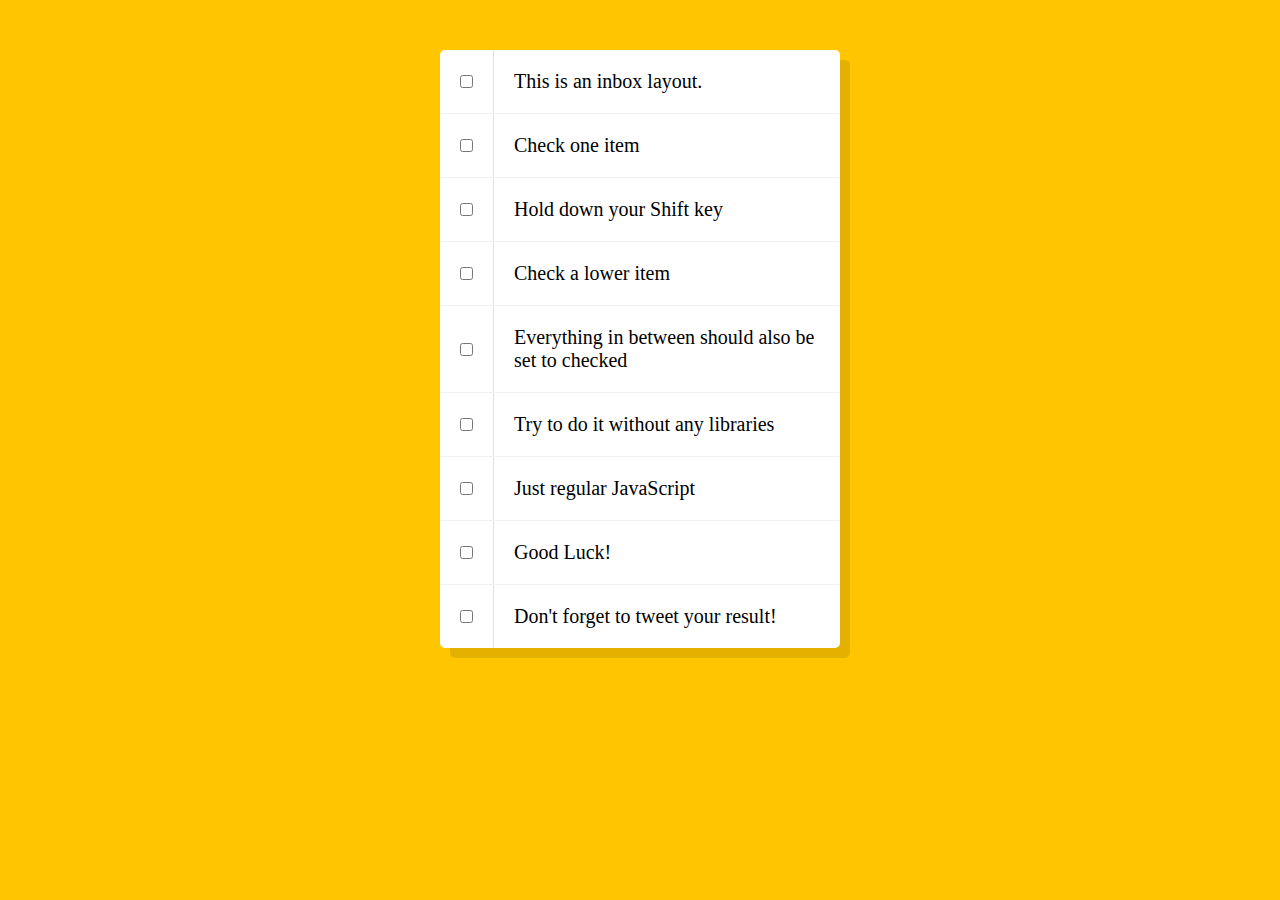
<file: 10-30/index.html>
<!DOCTYPE html>
<html lang="en">
<head>
  <meta charset="UTF-8">
  <title>Hold Shift to Check Multiple Checkboxes</title>
</head>
<body>
  <style>

    html {
      font-family: sans-serif;
      background: #ffc600;
    }

    .inbox {
      max-width: 400px;
      margin: 50px auto;
      background: white;
      border-radius: 5px;
      box-shadow: 10px 10px 0 rgba(0,0,0,0.1);
    }

    .item {
      display: flex;
      align-items: center;
      border-bottom: 1px solid #F1F1F1;
    }

    .item:last-child {
      border-bottom: 0;
    }

    input:checked + p {
      background: #F9F9F9;
      text-decoration: line-through;
    }

    input[type="checkbox"] {
      margin: 20px;
    }

    p {
      margin: 0;
      padding: 20px;
      transition: background 0.2s;
      flex: 1;
      font-family:'helvetica neue';
      font-size: 20px;
      font-weight: 200;
      border-left: 1px solid #D1E2FF;
    }
  </style>
   <!--
   The following is a common layout you would see in an email client.
   When a user clicks a checkbox, holds Shift, and then clicks another checkbox a few rows down, all the checkboxes inbetween those two checkboxes should be checked.
  -->
  <div class="inbox">
    <div class="item">
      <input type="checkbox">
      <p>This is an inbox layout.</p>
    </div>
    <div class="item">
      <input type="checkbox">
      <p>Check one item</p>
    </div>
    <div class="item">
      <input type="checkbox">
      <p>Hold down your Shift key</p>
    </div>
    <div class="item">
      <input type="checkbox">
      <p>Check a lower item</p>
    </div>
    <div class="item">
      <input type="checkbox">
      <p>Everything in between should also be set to checked</p>
    </div>
    <div class="item">
      <input type="checkbox">
      <p>Try to do it without any libraries</p>
    </div>
    <div class="item">
      <input type="checkbox">
      <p>Just regular JavaScript</p>
    </div>
    <div class="item">
      <input type="checkbox">
      <p>Good Luck!</p>
    </div>
    <div class="item">
      <input type="checkbox">
      <p>Don't forget to tweet your result!</p>
    </div>
  </div>

<script>
</script>
</body>
</html>
</file>
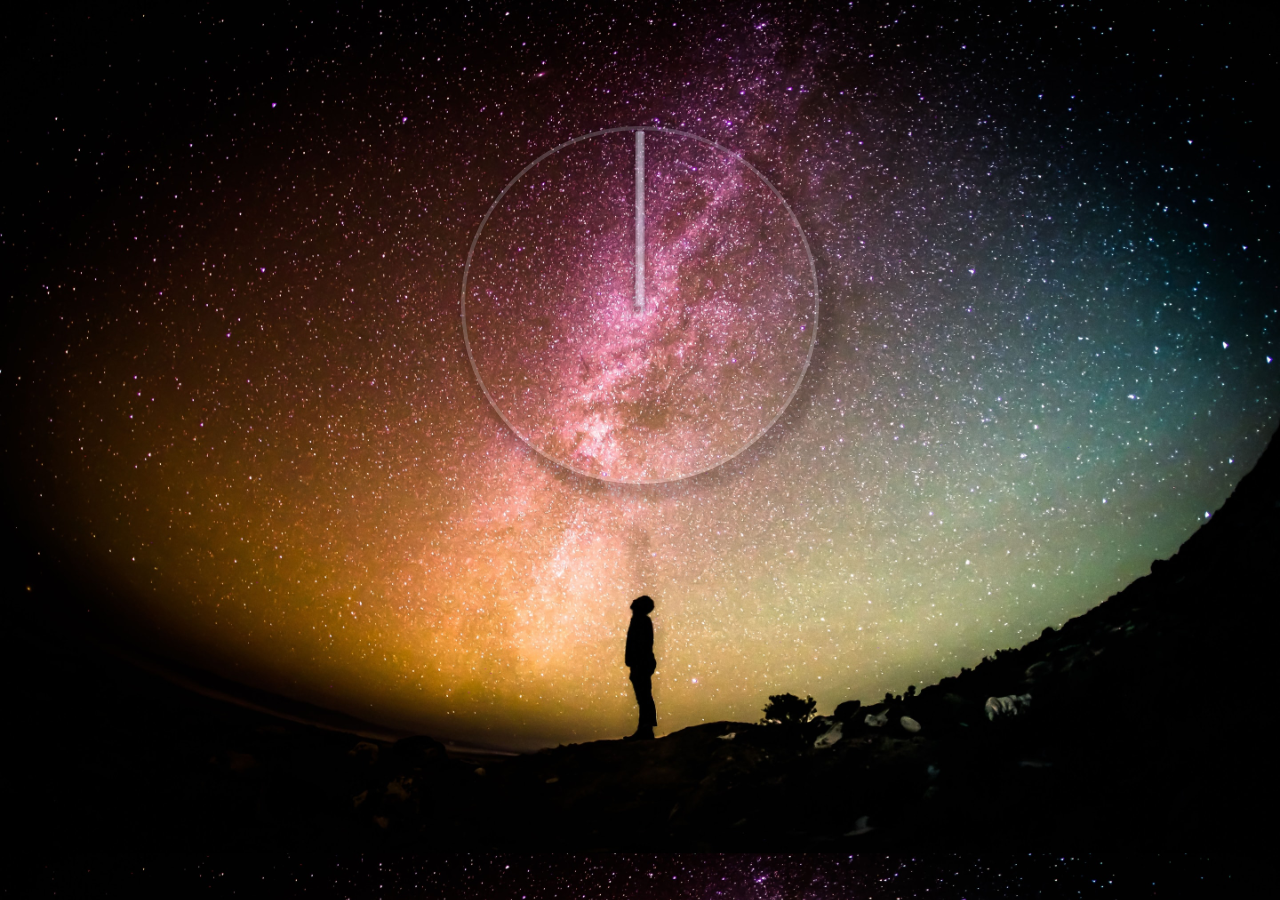
<file: 2-30/index.html>
<!DOCTYPE html>
<html lang="en">
<head>
  <meta charset="UTF-8">
  <meta name="viewport" content="width=device-width, initial-scale=1.0">
  <title>JS clock</title>
  <link rel="stylesheet" href="style.css">
</head>
<body>
  <div class="main-container">
    <div class="clock">
      <div class="clock-face">
        <div class="hand hour-hand" style="height:10px;"></div>
        <div class="hand min-hand" style="height:8px;"></div>
        <div class="hand sec-hand" style="height:5px;"></div>
      </div>
     </div>
  </div>

<script>
  const secondHand = document.querySelector('.sec-hand');
  const minsHand = document.querySelector('.min-hand');
  const hourHand = document.querySelector('.hour-hand');

  function setDate() {
    const now = new Date();

    const seconds = now.getSeconds();
    const secondsDegrees = ((seconds/ 60) * 360) + 90;
    secondHand.style.transform = `rotate(${secondsDegrees}deg)`;

    const mins = now.getMinutes();
    const minsDegrees = ((mins/ 60) * 360) + 90;
    minsHand.style.transform = `rotate(${minsDegrees}deg)`;

    const hours = now.getMinutes();
    const hourDegrees = ((mins/ 12) * 360) + 90;
    hourHand.style.transform = `rotate(${hourDegrees}deg)`;
 }

 setInterval(setDate, 1000);

</script>
</body>
</html>
</file>
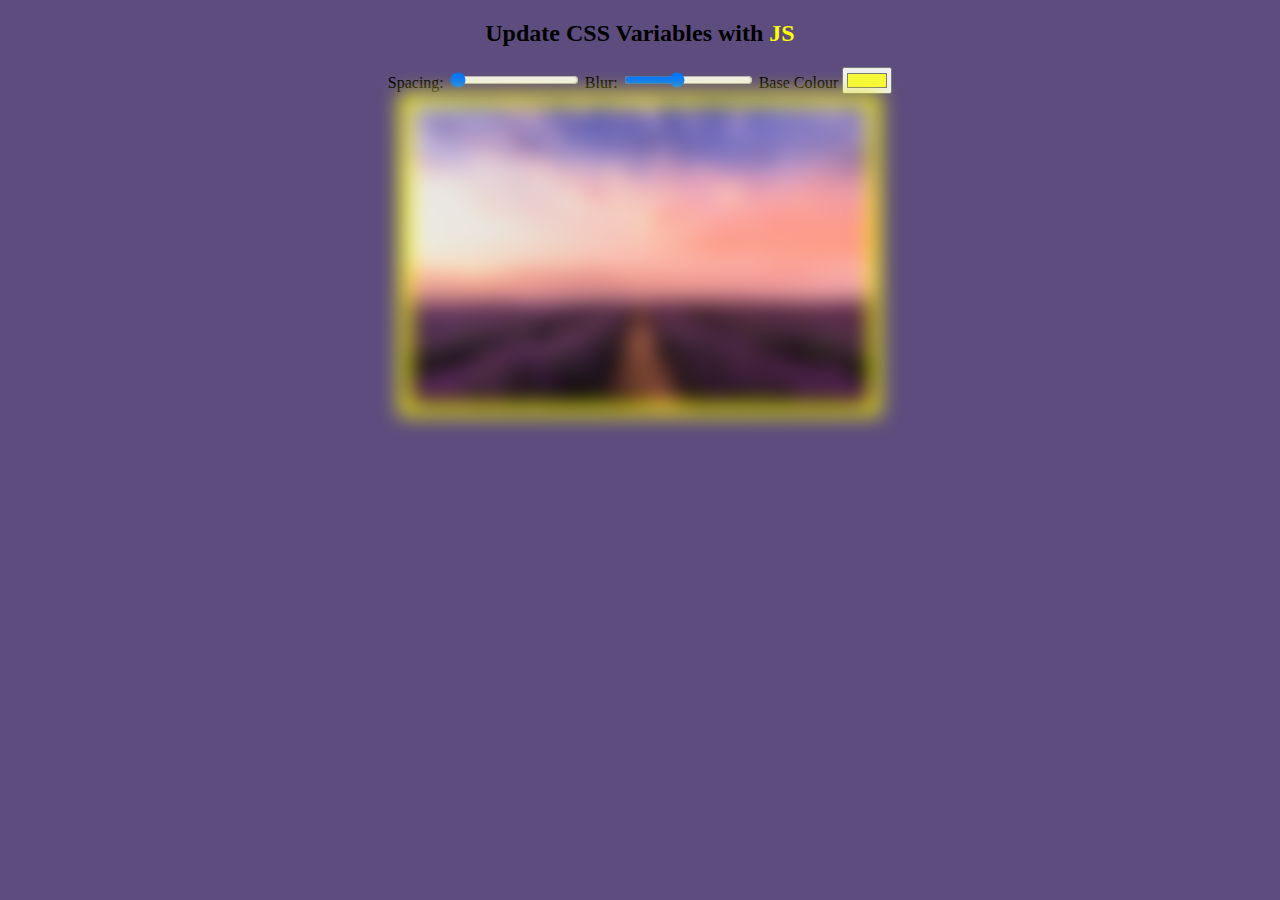
<file: 3-30/index.html>
<!DOCTYPE html>
<html lang="en">
<head>
  <meta charset="UTF-8">
  <meta name="viewport" content="width=device-width, initial-scale=1.0">
  <title>Update Css with JS</title>
  <link rel="stylesheet" href="style.css">
</head>

<body>
  <h2>Update CSS Variables with <span class="hl">JS</span></h2>

  <div class="controls">
    <label for="spacing">Spacing:</label>
    <input type="range" name="spacing" id="spacing" min="10" max="200" value="10" data-sizing='px'>

    <label for="Blur">Blur:</label>
    <input type="range" name="blur" id="blur" min="0" max="25" value="10" data-sizing='px'>

    <label for="base">Base Colour</label>
    <input type="color" name="base" id="base" value="#f6f93b">

  </div>
  <img src="image/field.jpg" alt="field">

  <script>
    const inputs = document.querySelectorAll('.controls input');

    function handleUpdate() {
      const suffix = this.dataset.sizing || '';
      document.documentElement.style.setProperty(`--${this.name}`, this.value + suffix);
    }

    inputs.forEach(input => input.addEventListener('change', handleUpdate));
    inputs.forEach(input => input.addEventListener('mousemove', handleUpdate));
  </script>
</body>
</html>
</file>
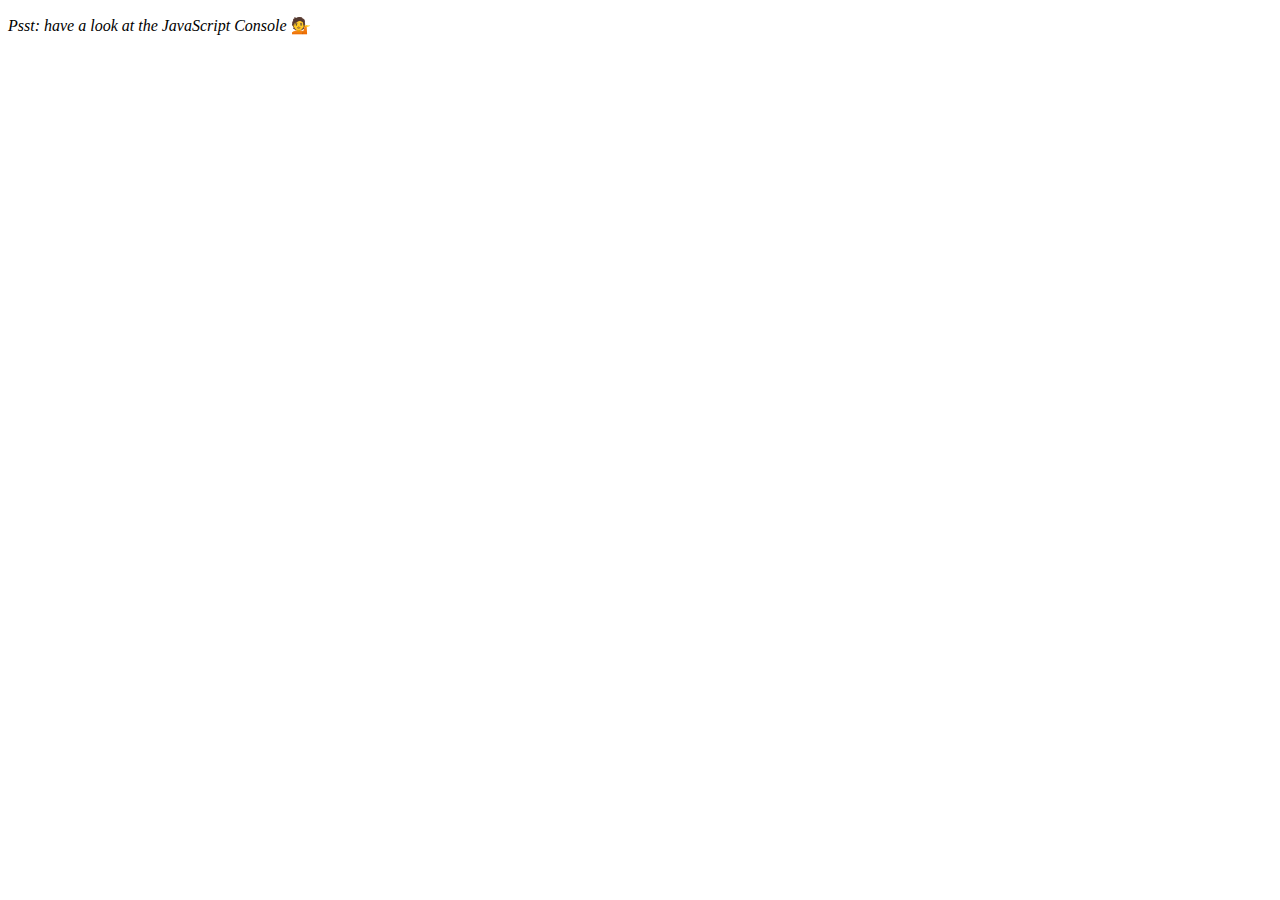
<file: 4-30/index.html>
<!DOCTYPE html>
<html lang="en">
<head>
  <meta charset="UTF-8">
  <title>Array Cardio 💪</title>
</head>
<body>
  <p><em>Psst: have a look at the JavaScript Console</em> 💁</p>
  <script>
    // Get your shorts on - this is an array workout!
    // ## Array Cardio Day 1

    // Some data we can work with

    const inventors = [
      { first: 'Albert', last: 'Einstein', year: 1879, passed: 1955 },
      { first: 'Isaac', last: 'Newton', year: 1643, passed: 1727 },
      { first: 'Galileo', last: 'Galilei', year: 1564, passed: 1642 },
      { first: 'Marie', last: 'Curie', year: 1867, passed: 1934 },
      { first: 'Johannes', last: 'Kepler', year: 1571, passed: 1630 },
      { first: 'Nicolaus', last: 'Copernicus', year: 1473, passed: 1543 },
      { first: 'Max', last: 'Planck', year: 1858, passed: 1947 },
      { first: 'Katherine', last: 'Blodgett', year: 1898, passed: 1979 },
      { first: 'Ada', last: 'Lovelace', year: 1815, passed: 1852 },
      { first: 'Sarah E.', last: 'Goode', year: 1855, passed: 1905 },
      { first: 'Lise', last: 'Meitner', year: 1878, passed: 1968 },
      { first: 'Hanna', last: 'Hammarström', year: 1829, passed: 1909 }
    ];

    const people = ['Beck, Glenn', 'Becker, Carl', 'Beckett, Samuel', 'Beddoes, Mick', 'Beecher, Henry', 'Beethoven, Ludwig', 'Begin, Menachem', 'Belloc, Hilaire', 'Bellow, Saul', 'Benchley, Robert', 'Benenson, Peter', 'Ben-Gurion, David', 'Benjamin, Walter', 'Benn, Tony', 'Bennington, Chester', 'Benson, Leana', 'Bent, Silas', 'Bentsen, Lloyd', 'Berger, Ric', 'Bergman, Ingmar', 'Berio, Luciano', 'Berle, Milton', 'Berlin, Irving', 'Berne, Eric', 'Bernhard, Sandra', 'Berra, Yogi', 'Berry, Halle', 'Berry, Wendell', 'Bethea, Erin', 'Bevan, Aneurin', 'Bevel, Ken', 'Biden, Joseph', 'Bierce, Ambrose', 'Biko, Steve', 'Billings, Josh', 'Biondo, Frank', 'Birrell, Augustine', 'Black, Elk', 'Blair, Robert', 'Blair, Tony', 'Blake, William'];

    // Array.prototype.filter()
    // 1. Filter the list of inventors for those who were born in the 1500's

    // Array.prototype.map()
    // 2. Give us an array of the inventors first and last names

    // Array.prototype.sort()
    // 3. Sort the inventors by birthdate, oldest to youngest

    // Array.prototype.reduce()
    // 4. How many years did all the inventors live all together?

    // 5. Sort the inventors by years lived

    // 6. create a list of Boulevards in Paris that contain 'de' anywhere in the name
    // https://en.wikipedia.org/wiki/Category:Boulevards_in_Paris


    // 7. sort Exercise
    // Sort the people alphabetically by last name

    // 8. Reduce Exercise
    // Sum up the instances of each of these
    const data = ['car', 'car', 'truck', 'truck', 'bike', 'walk', 'car', 'van', 'bike', 'walk', 'car', 'van', 'car', 'truck' ];

  </script>
</body>
</html>
</file>
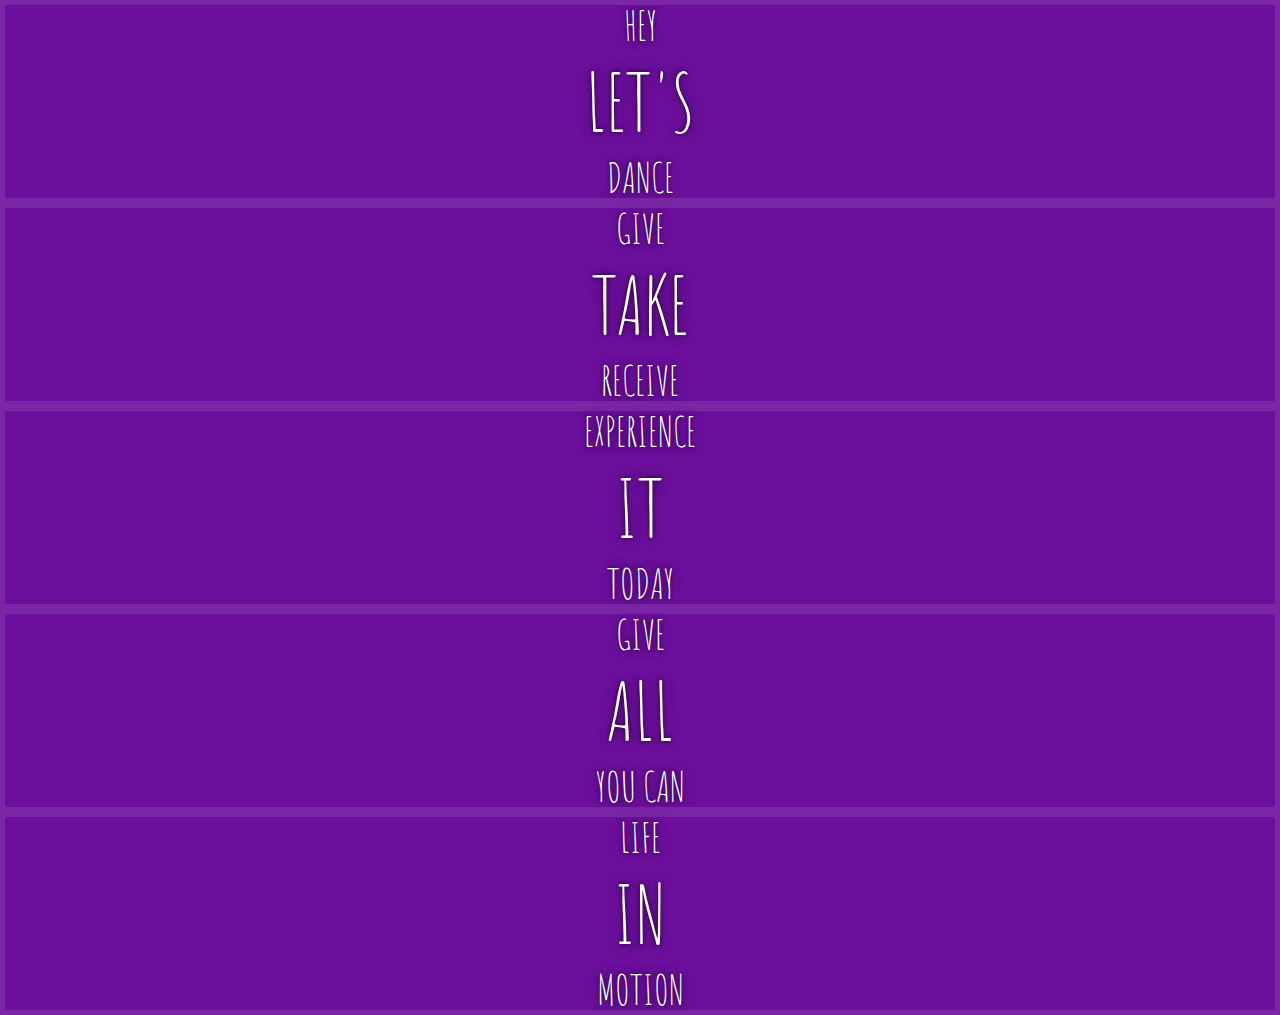
<file: 5-30/index.html>
<!DOCTYPE html>
<html lang="en">
<head>
  <meta charset="UTF-8">
  <title>Flex Panels 💪</title>
  <link href='https://fonts.googleapis.com/css?family=Amatic+SC' rel='stylesheet' type='text/css'>
</head>
<body>
  <style>
    html {
      box-sizing: border-box;
      background: #ffc600;
      font-family: 'helvetica neue';
      font-size: 20px;
      font-weight: 200;
    }

    body {
      margin: 0;
    }

    *, *:before, *:after {
      box-sizing: inherit;
    }

    .panels {
      min-height: 100vh;
      overflow: hidden;
    }

    .panel {
      background: #6B0F9C;
      box-shadow: inset 0 0 0 5px rgba(255,255,255,0.1);
      color: white;
      text-align: center;
      align-items: center;
      /* Safari transitionend event.propertyName === flex */
      /* Chrome + FF transitionend event.propertyName === flex-grow */
      transition:
        font-size 0.7s cubic-bezier(0.61,-0.19, 0.7,-0.11),
        flex 0.7s cubic-bezier(0.61,-0.19, 0.7,-0.11),
        background 0.2s;
      font-size: 20px;
      background-size: cover;
      background-position: center;
    }

    .panel1 { background-image:url(https://source.unsplash.com/gYl-UtwNg_I/1500x1500); }
    .panel2 { background-image:url(https://source.unsplash.com/rFKUFzjPYiQ/1500x1500); }
    .panel3 { background-image:url(https://images.unsplash.com/photo-1465188162913-8fb5709d6d57?ixlib=rb-0.3.5&q=80&fm=jpg&crop=faces&cs=tinysrgb&w=1500&h=1500&fit=crop&s=967e8a713a4e395260793fc8c802901d); }
    .panel4 { background-image:url(https://source.unsplash.com/ITjiVXcwVng/1500x1500); }
    .panel5 { background-image:url(https://source.unsplash.com/3MNzGlQM7qs/1500x1500); }

    /* Flex Children */
    .panel > * {
      margin: 0;
      width: 100%;
      transition: transform 0.5s;
    }

    .panel p {
      text-transform: uppercase;
      font-family: 'Amatic SC', cursive;
      text-shadow: 0 0 4px rgba(0, 0, 0, 0.72), 0 0 14px rgba(0, 0, 0, 0.45);
      font-size: 2em;
    }

    .panel p:nth-child(2) {
      font-size: 4em;
    }

    .panel.open {
      font-size: 40px;
    }

  </style>


  <div class="panels">
    <div class="panel panel1">
      <p>Hey</p>
      <p>Let's</p>
      <p>Dance</p>
    </div>
    <div class="panel panel2">
      <p>Give</p>
      <p>Take</p>
      <p>Receive</p>
    </div>
    <div class="panel panel3">
      <p>Experience</p>
      <p>It</p>
      <p>Today</p>
    </div>
    <div class="panel panel4">
      <p>Give</p>
      <p>All</p>
      <p>You can</p>
    </div>
    <div class="panel panel5">
      <p>Life</p>
      <p>In</p>
      <p>Motion</p>
    </div>
  </div>

  <script>

  </script>



</body>
</html>
</file>
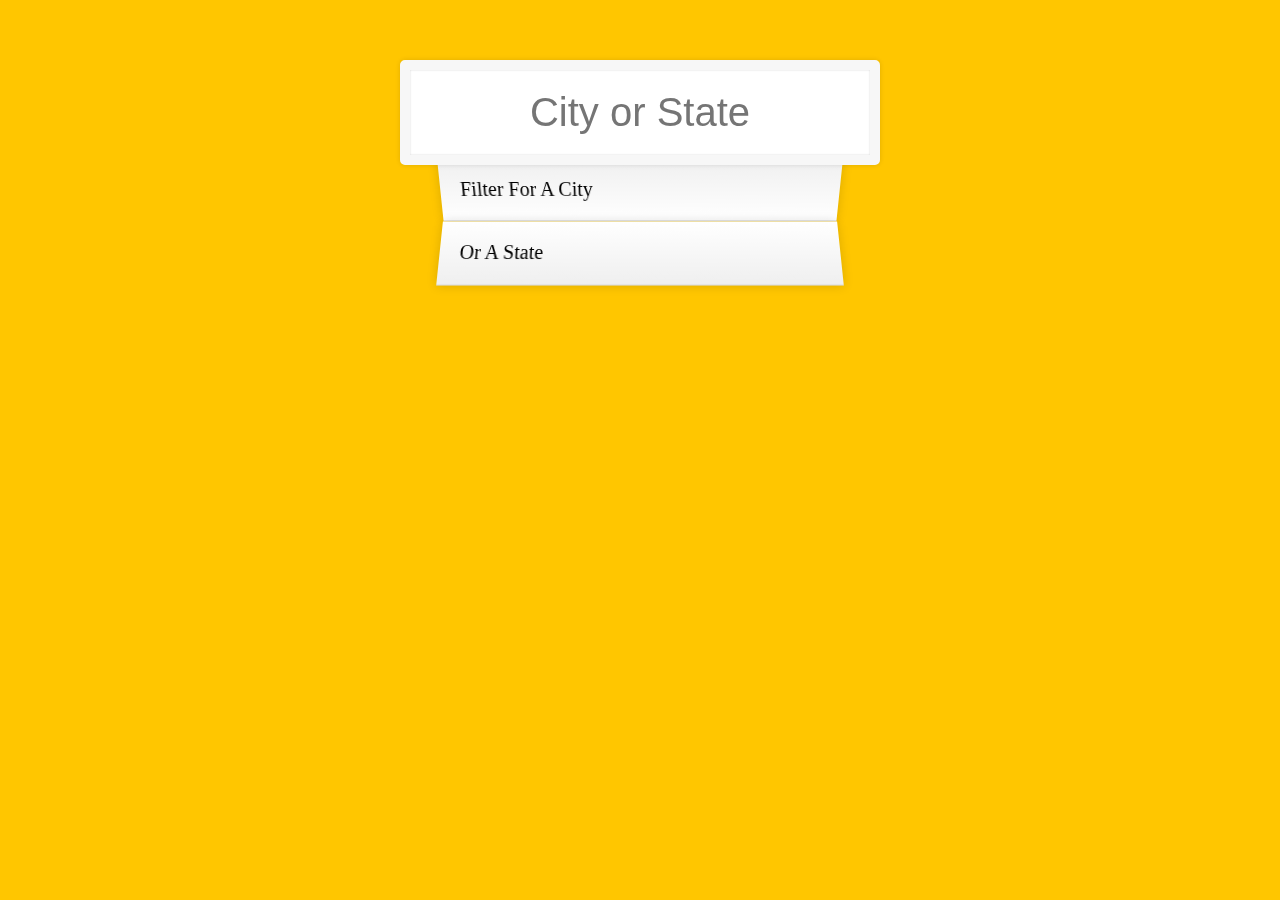
<file: 6-30/index.html>
<!DOCTYPE html>
<html lang="en">
<head>
  <meta charset="UTF-8">
  <title>Type Ahead 👀</title>
  <link rel="stylesheet" href="style.css">
</head>
<body>

  <form class="search-form">
    <input type="text" class="search" placeholder="City or State">
    <ul class="suggestions">
      <li>Filter for a city</li>
      <li>or a state</li>
    </ul>
  </form>
<script>
const endpoint = 'https://gist.githubusercontent.com/Miserlou/c5cd8364bf9b2420bb29/raw/2bf258763cdddd704f8ffd3ea9a3e81d25e2c6f6/cities.json';

</script>
</body>
</html>
</file>
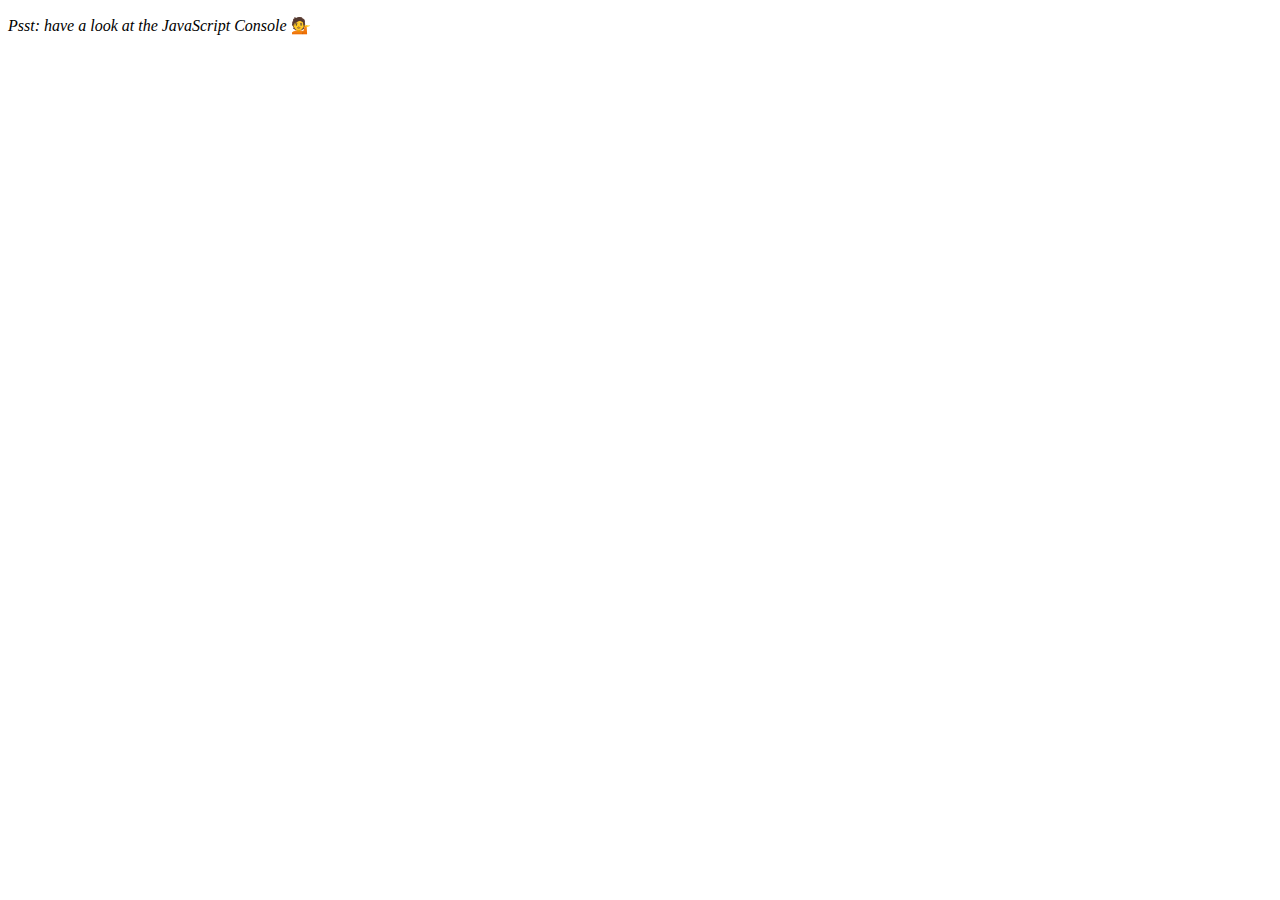
<file: 7-30/index.html>
<!DOCTYPE html>
<html lang="en">
<head>
  <meta charset="UTF-8">
  <title>Array Cardio 💪💪</title>
</head>
<body>
  <p><em>Psst: have a look at the JavaScript Console</em> 💁</p>
  <script>
    // ## Array Cardio Day 2

    const people = [
      { name: 'Wes', year: 1988 },
      { name: 'Kait', year: 1986 },
      { name: 'Irv', year: 1970 },
      { name: 'Lux', year: 2015 }
    ];

    const comments = [
      { text: 'Love this!', id: 523423 },
      { text: 'Super good', id: 823423 },
      { text: 'You are the best', id: 2039842 },
      { text: 'Ramen is my fav food ever', id: 123523 },
      { text: 'Nice Nice Nice!', id: 542328 }
    ];

    // Some and Every Checks
    // Array.prototype.some() // is at least one person 19 or older?
    // Array.prototype.every() // is everyone 19 or older?

    // Array.prototype.find()
    // Find is like filter, but instead returns just the one you are looking for
    // find the comment with the ID of 823423

    // Array.prototype.findIndex()
    // Find the comment with this ID
    // delete the comment with the ID of 823423

  </script>
</body>
</html>
</file>
<file: 2-30/style.css>
html{
  background-image: url("images/space.jpg");
  background-size: cover;
}

.clock{
  display: flex;
  margin: 10% auto;
  align-items: center;
  width: 350px;
  height: 350px;
  border: 4px solid rgba(225, 233, 247, 0.2);
  border-radius: 50%;
  box-shadow: 7px 7px 8px 10px rgba(0, 0, 0, 0.2);
}

.clock-face {
  position: relative;
  width: 100%;
  height: 100%;
  transform: translateY(-3px); /* account for the height of the clock hands */
}

.hand {
  width: 50%;
  background: rgba(225, 233, 247, 0.24);
  box-shadow: 2px 2px 7px 3.5px rgba(0, 0, 0, 0.1);
  position: absolute;
  top: 50%;
  transform-origin: 100%;
  transform: rotate(90deg);
  transition: all 0.05s;
  transition-timing-function: cubic-bezier(0.61, 0.68, 0, 2.14);
}
</file>
<file: 3-30/style.css>
:root {
  --base: yellow;
  --spacing: 10px;
  --blur: 10px;
}

img {
  width: 460px;
  padding: var(--spacing);
  background: var(--base);
  filter: blur(var(--blur));

}

body {
  text-align: center;
  background-color: rgb(53, 32, 94, 0.8);
}

.hl {
  color: var(--base);
}

.control {
  padding: 5px 0 27px 0;
  color: white;
}
</file>
<file: 6-30/style.css>
html {
  box-sizing: border-box;
  background: #ffc600;
  font-family: 'helvetica neue';
  font-size: 20px;
  font-weight: 200;
}

*, *:before, *:after {
  box-sizing: inherit;
}

input {
  width: 100%;
  padding: 20px;
}

.search-form {
  max-width: 400px;
  margin: 50px auto;
}

input.search {
  margin: 0;
  text-align: center;
  outline: 0;
  border: 10px solid #F7F7F7;
  width: 120%;
  left: -10%;
  position: relative;
  top: 10px;
  z-index: 2;
  border-radius: 5px;
  font-size: 40px;
  box-shadow: 0 0 5px rgba(0, 0, 0, 0.12), inset 0 0 2px rgba(0, 0, 0, 0.19);
}

.suggestions {
  margin: 0;
  padding: 0;
  position: relative;
  /*perspective: 20px;*/
}

.suggestions li {
  background: white;
  list-style: none;
  border-bottom: 1px solid #D8D8D8;
  box-shadow: 0 0 10px rgba(0, 0, 0, 0.14);
  margin: 0;
  padding: 20px;
  transition: background 0.2s;
  display: flex;
  justify-content: space-between;
  text-transform: capitalize;
}

.suggestions li:nth-child(even) {
  transform: perspective(100px) rotateX(3deg) translateY(2px) scale(1.001);
  background: linear-gradient(to bottom,  #ffffff 0%,#EFEFEF 100%);
}

.suggestions li:nth-child(odd) {
  transform: perspective(100px) rotateX(-3deg) translateY(3px);
  background: linear-gradient(to top,  #ffffff 0%,#EFEFEF 100%);
}

span.population {
  font-size: 15px;
}

.hl {
  background: #ffc600;
}
</file>
